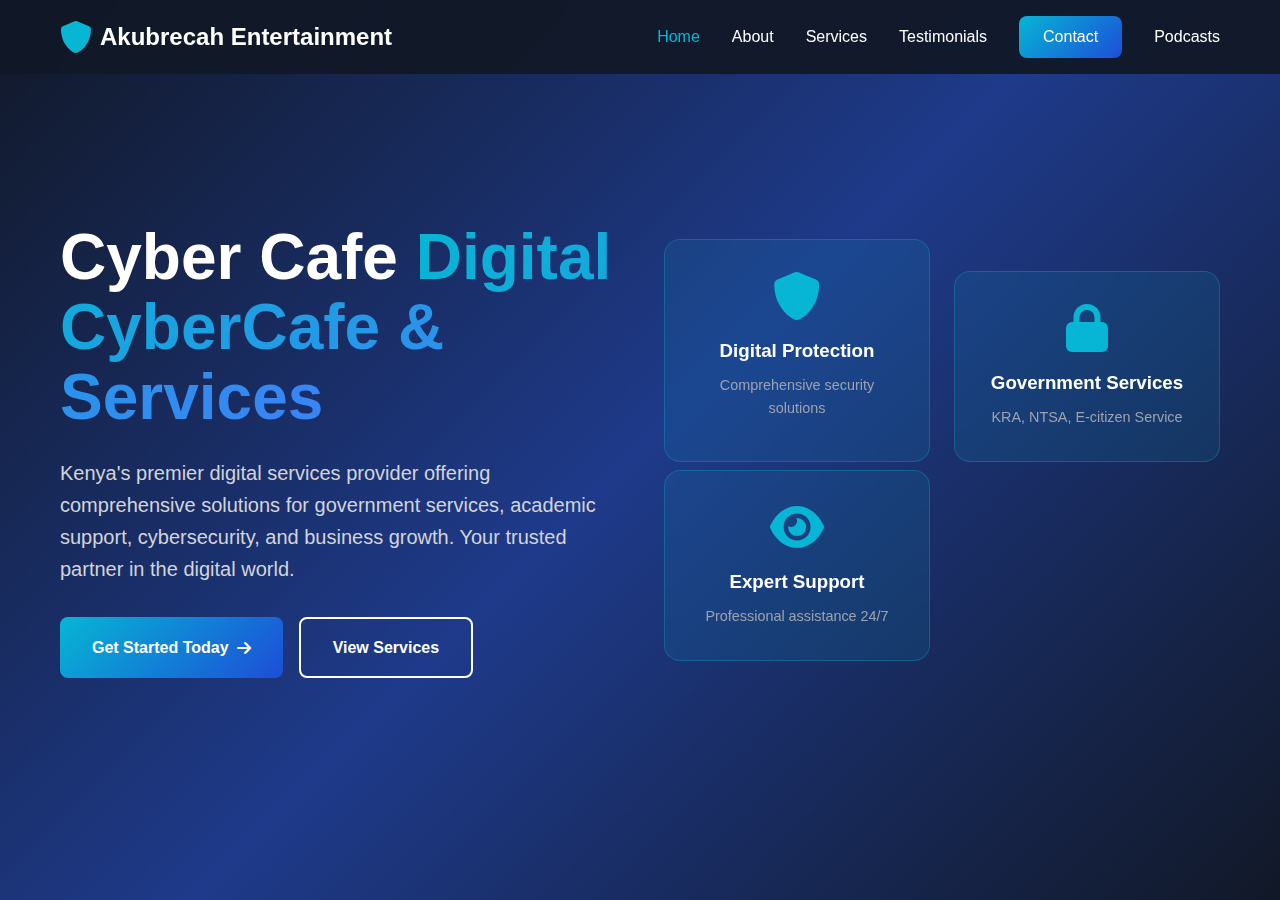
<file: index.html>
<!DOCTYPE html>
<html lang="en">
<head>
    <meta charset="UTF-8">
    <meta name="viewport" content="width=device-width, initial-scale=1.0">
    <title>Akubrecah Entertainment - Design | Print | Brand.</title>
    <link rel="stylesheet" href="styles.css">
    <link href="https://cdnjs.cloudflare.com/ajax/libs/font-awesome/6.0.0/css/all.min.css" rel="stylesheet">
</head>
<body>
    <!-- Header -->
    <header class="header">
        <div class="container">
            <div class="nav-wrapper">
                <div class="logo">
                    <i class="fas fa-shield-alt"></i>
                    <span>Akubrecah Entertainment</span>
                </div>
                
                <nav class="nav desktop-nav">
                    <a href="index.html" class="nav-link active">Home</a>
                    <a href="about.html" class="nav-link">About</a>
                    <a href="services.html" class="nav-link">Services</a>
                    <a href="testimonials.html" class="nav-link">Testimonials</a>
                    <a href="contact.html" class="nav-link contact-btn">Contact</a>
                    <a href="podcasts.html" class="nav-link">Podcasts</a>
                </nav>
                
                <button class="mobile-menu-btn">
                    <i class="fas fa-bars"></i>
                </button>
            </div>
            
            <nav class="mobile-nav">
                <a href="index.html" class="nav-link active">Home</a>
                <a href="about.html" class="nav-link">About</a>
                <a href="services.html" class="nav-link">Services</a>
                <a href="testimonials.html" class="nav-link">Testimonials</a>
                <a href="contact.html" class="nav-link">Contact</a>
            </nav>
        </div>
    </header>

    <!-- Hero Section -->
    <section class="hero">
        <div class="hero-bg"></div>
        <div class="container">
            <div class="hero-content">
                <div class="hero-text">
                    <h1>Cyber Cafe <span class="gradient-text">Digital CyberCafe & Services</span></h1>
                    <p>Kenya's premier digital services provider offering comprehensive solutions for government services, academic support, cybersecurity, and business growth. Your trusted partner in the digital world.</p>
                    <div class="hero-buttons">
                        <a href="contact.html" class="btn btn-primary">
                            Get Started Today
                            <i class="fas fa-arrow-right"></i>
                        </a>
                        <a href="services.html" class="btn btn-secondary">View Services</a>
                    </div>
                </div>
                
                <div class="hero-cards">
                    <div class="hero-card card-1">
                        <i class="fas fa-shield-alt"></i>
                        <h3>Digital Protection</h3>
                        <p>Comprehensive security solutions</p>
                    </div>
                    <div class="hero-card card-2">
                        <i class="fas fa-lock"></i>
                        <h3>Government Services</h3>
                        <p>KRA, NTSA, E-citizen Service</p>
                    </div>
                    <div class="hero-card card-3">
                        <i class="fas fa-eye"></i>
                        <h3>Expert Support</h3>
                        <p>Professional assistance 24/7</p>
                    </div>
                </div>
            </div>
        </div>
    </section>

    <script src="script.js"></script>
</body>
</html>
</file>
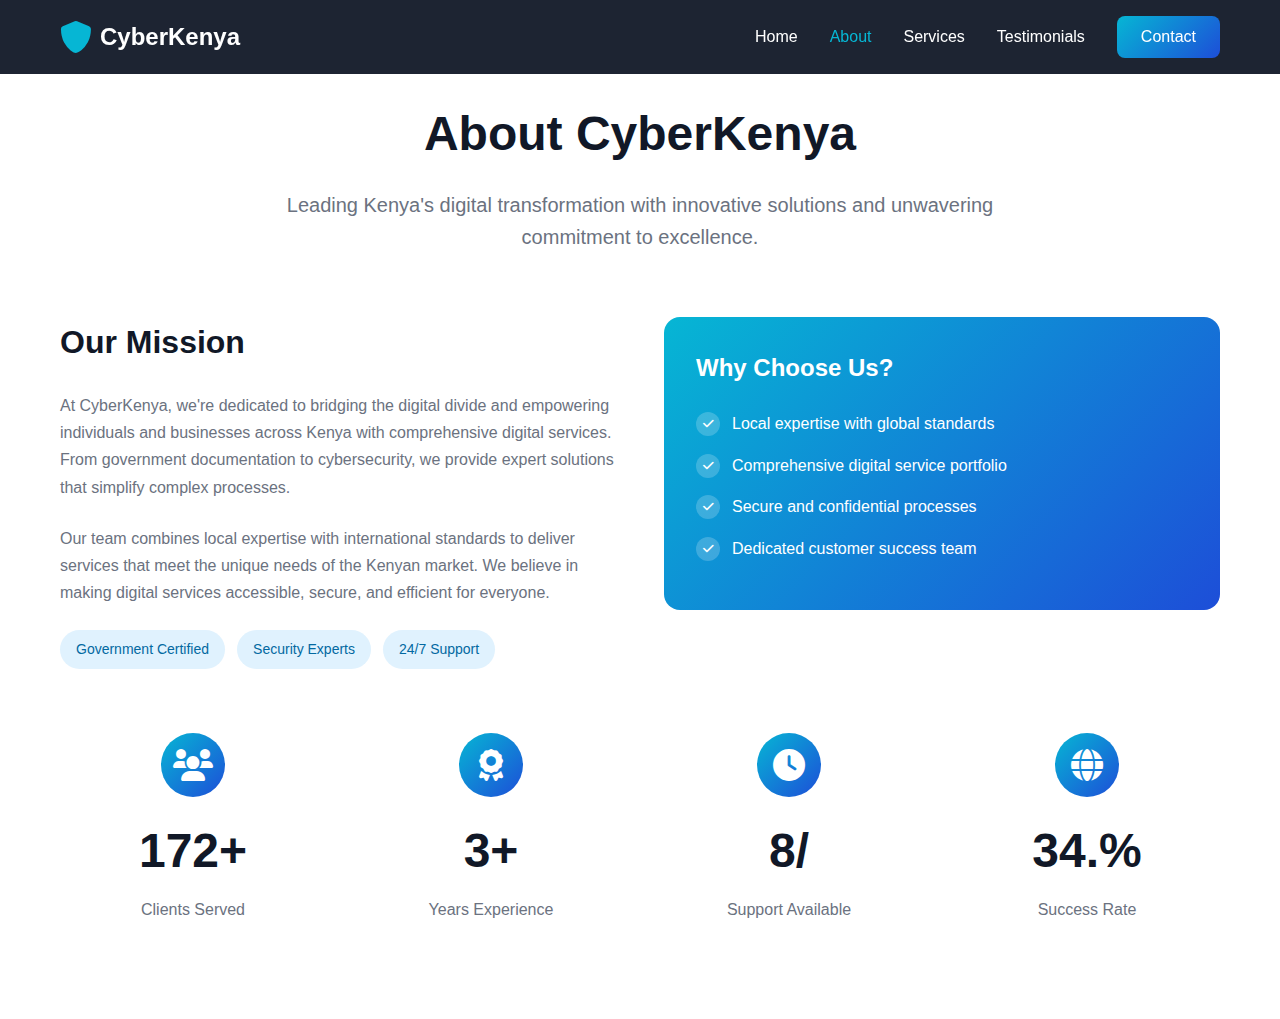
<file: about.html>
<!DOCTYPE html>
<html lang="en">
<head>
    <meta charset="UTF-8">
    <meta name="viewport" content="width=device-width, initial-scale=1.0">
    <title>About Us - CyberKenya</title>
    <link rel="stylesheet" href="styles.css">
    <link href="https://cdnjs.cloudflare.com/ajax/libs/font-awesome/6.0.0/css/all.min.css" rel="stylesheet">
</head>
<body>
    <!-- Header -->
    <header class="header">
        <div class="container">
            <div class="nav-wrapper">
                <div class="logo">
                    <i class="fas fa-shield-alt"></i>
                    <span>CyberKenya</span>
                </div>
                
                <nav class="nav desktop-nav">
                    <a href="index.html" class="nav-link">Home</a>
                    <a href="about.html" class="nav-link active">About</a>
                    <a href="services.html" class="nav-link">Services</a>
                    <a href="testimonials.html" class="nav-link">Testimonials</a>
                    <a href="contact.html" class="nav-link contact-btn">Contact</a>
                </nav>
                
                <button class="mobile-menu-btn">
                    <i class="fas fa-bars"></i>
                </button>
            </div>
            
            <nav class="mobile-nav">
                <a href="index.html" class="nav-link">Home</a>
                <a href="about.html" class="nav-link active">About</a>
                <a href="services.html" class="nav-link">Services</a>
                <a href="testimonials.html" class="nav-link">Testimonials</a>
                <a href="contact.html" class="nav-link">Contact</a>
            </nav>
        </div>
    </header>

    <!-- About Section -->
    <section class="page-section">
        <div class="container">
            <div class="page-header">
                <h1>About CyberKenya</h1>
                <p>Leading Kenya's digital transformation with innovative solutions and unwavering commitment to excellence.</p>
            </div>

            <div class="about-content">
                <div class="about-text">
                    <h2>Our Mission</h2>
                    <p>At CyberKenya, we're dedicated to bridging the digital divide and empowering individuals and businesses across Kenya with comprehensive digital services. From government documentation to cybersecurity, we provide expert solutions that simplify complex processes.</p>
                    <p>Our team combines local expertise with international standards to deliver services that meet the unique needs of the Kenyan market. We believe in making digital services accessible, secure, and efficient for everyone.</p>
                    <div class="badges">
                        <span class="badge">Government Certified</span>
                        <span class="badge">Security Experts</span>
                        <span class="badge">24/7 Support</span>
                    </div>
                </div>
                
                <div class="about-card">
                    <h3>Why Choose Us?</h3>
                    <ul>
                        <li><i class="fas fa-check"></i> Local expertise with global standards</li>
                        <li><i class="fas fa-check"></i> Comprehensive digital service portfolio</li>
                        <li><i class="fas fa-check"></i> Secure and confidential processes</li>
                        <li><i class="fas fa-check"></i> Dedicated customer success team</li>
                    </ul>
                </div>
            </div>

            <div class="stats-grid">
                <div class="stat-card">
                    <div class="stat-icon">
                        <i class="fas fa-users"></i>
                    </div>
                    <div class="stat-value">500+</div>
                    <div class="stat-label">Clients Served</div>
                </div>
                <div class="stat-card">
                    <div class="stat-icon">
                        <i class="fas fa-award"></i>
                    </div>
                    <div class="stat-value">10+</div>
                    <div class="stat-label">Years Experience</div>
                </div>
                <div class="stat-card">
                    <div class="stat-icon">
                        <i class="fas fa-clock"></i>
                    </div>
                    <div class="stat-value">24/7</div>
                    <div class="stat-label">Support Available</div>
                </div>
                <div class="stat-card">
                    <div class="stat-icon">
                        <i class="fas fa-globe"></i>
                    </div>
                    <div class="stat-value">99.9%</div>
                    <div class="stat-label">Success Rate</div>
                </div>
            </div>
        </div>
    </section>

    <script src="script.js"></script>
</body>
</html>
</file>
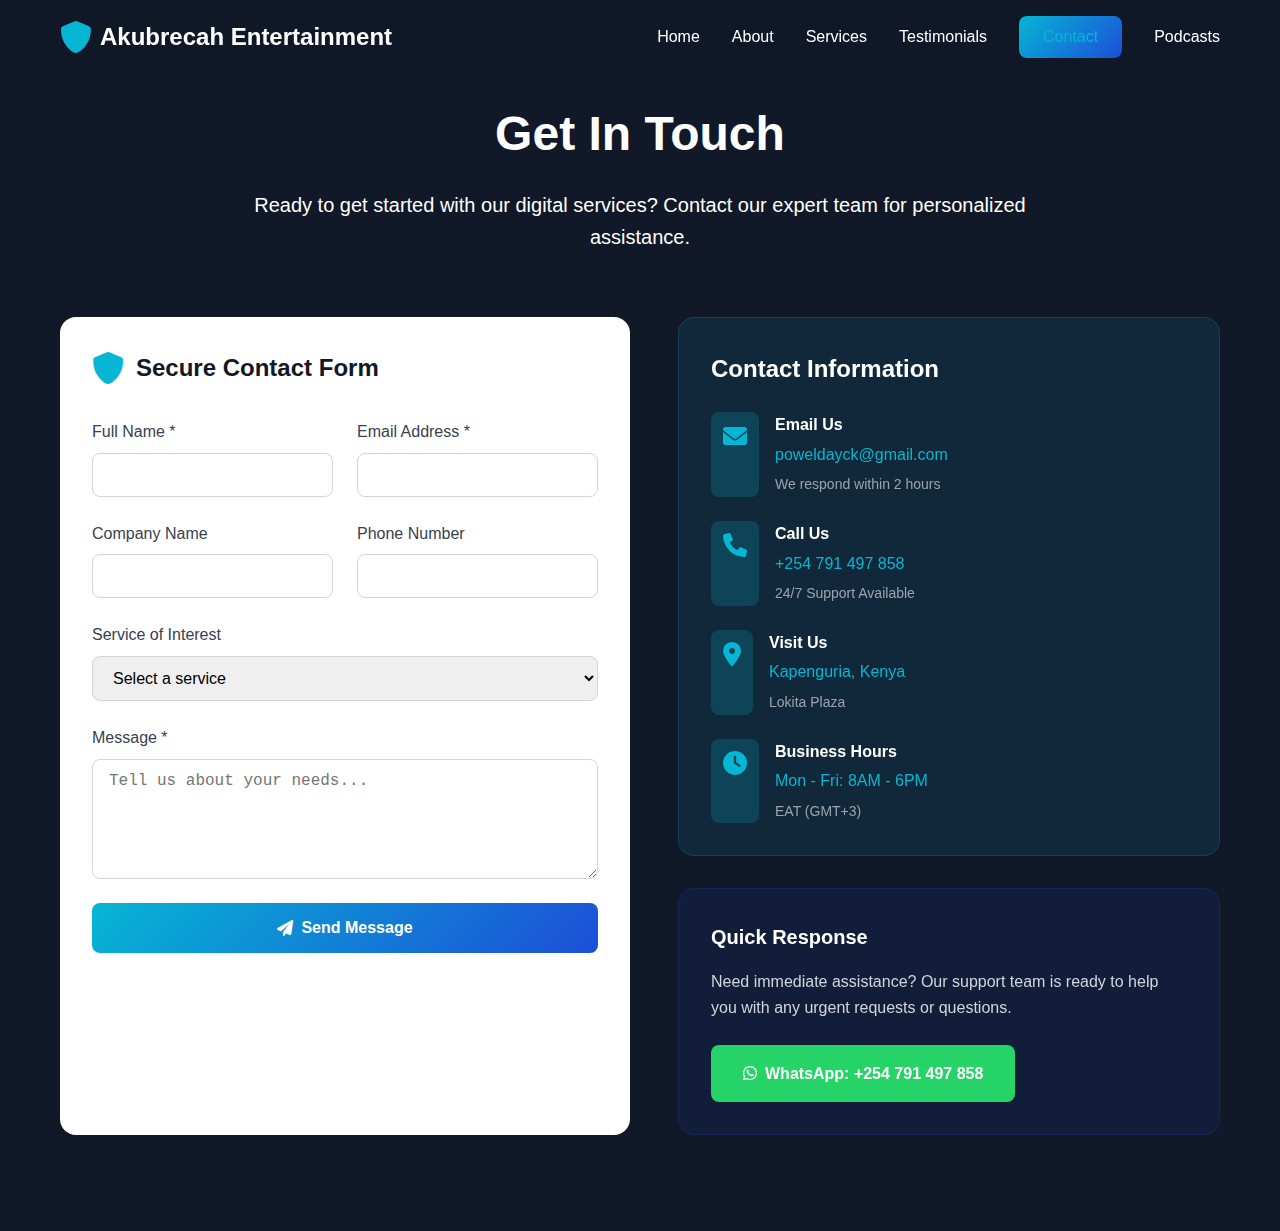
<file: contact.html>
<!DOCTYPE html>
<html lang="en">
<head>
    <meta charset="UTF-8">
    <meta name="viewport" content="width=device-width, initial-scale=1.0">
    <title>Contact Us - Akubrecah Entertainment</title>
    <link rel="stylesheet" href="styles.css">
    <link href="https://cdnjs.cloudflare.com/ajax/libs/font-awesome/6.0.0/css/all.min.css" rel="stylesheet">
</head>
<body>
    <!-- Header -->
    <header class="header">
        <div class="container">
            <div class="nav-wrapper">
                <div class="logo">
                    <i class="fas fa-shield-alt"></i>
                    <span>Akubrecah Entertainment</span>
                </div>
                
                <nav class="nav desktop-nav">
                    <a href="index.html" class="nav-link">Home</a>
                    <a href="about.html" class="nav-link">About</a>
                    <a href="services.html" class="nav-link">Services</a>
                    <a href="testimonials.html" class="nav-link">Testimonials</a>
                    <a href="contact.html" class="nav-link contact-btn active">Contact</a>
                    <a href="podcasts.html" class="nav-link">Podcasts</a>
                </nav>
                
                <button class="mobile-menu-btn">
                    <i class="fas fa-bars"></i>
                </button>
            </div>
            
            <nav class="mobile-nav">
                <a href="index.html" class="nav-link">Home</a>
                <a href="about.html" class="nav-link">About</a>
                <a href="services.html" class="nav-link">Services</a>
                <a href="testimonials.html" class="nav-link">Testimonials</a>
                <a href="contact.html" class="nav-link active">Contact</a>
            </nav>
        </div>
    </header>

    <!-- Contact Section -->
    <section class="page-section contact-page">
        <div class="container">
            <div class="page-header">
                <h1>Get In Touch</h1>
                <p>Ready to get started with our digital services? Contact our expert team for personalized assistance.</p>
            </div>

            <div class="contact-content">
                <div class="contact-form-section">
                    <div class="form-header">
                        <i class="fas fa-shield-alt"></i>
                        <h2>Secure Contact Form</h2>
                    </div>
                    
                    <form class="contact-form" id="contactForm">
                        <div class="form-row">
                            <div class="form-group">
                                <label for="name">Full Name *</label>
                                <input type="text" id="name" name="name" required>
                            </div>
                            <div class="form-group">
                                <label for="email">Email Address *</label>
                                <input type="email" id="email" name="email" required>
                            </div>
                        </div>
                        
                        <div class="form-row">
                            <div class="form-group">
                                <label for="company">Company Name</label>
                                <input type="text" id="company" name="company">
                            </div>
                            <div class="form-group">
                                <label for="phone">Phone Number</label>
                                <input type="tel" id="phone" name="phone">
                            </div>
                        </div>
                        
                        <div class="form-group">
                            <label for="service">Service of Interest</label>
                            <select id="service" name="service">
                                <option value="">Select a service</option>
                                <option value="government">Government Services</option>
                                <option value="academic">Academic Services</option>
                                <option value="travel">Travel & Visa Services</option>
                                <option value="design">Graphic Design</option>
                                <option value="applications">Online Applications</option>
                                <option value="training">Computer Training</option>
                                <option value="website">Website Creation</option>
                                <option value="cybersecurity">Cyber Security</option>
                                <option value="virtual">Virtual Assistance</option>
                            </select>
                        </div>
                        
                        <div class="form-group">
                            <label for="message">Message *</label>
                            <textarea id="message" name="message" rows="5" required placeholder="Tell us about your needs..."></textarea>
                        </div>
                        
                        <button type="submit" class="btn btn-primary btn-submit">
                            <i class="fas fa-paper-plane"></i>
                            Send Message
                        </button>
                    </form>
                </div>

                <div class="contact-info-section">
                    <div class="contact-info-card">
                        <h3>Contact Information</h3>
                        <div class="contact-info-list">
                            <div class="contact-info-item">
                                <div class="contact-icon">
                                    <i class="fas fa-envelope"></i>
                                </div>
                                <div class="contact-details">
                                    <h4>Email Us</h4>
                                    <p>poweldayck@gmail.com</p>
                                    <span>We respond within 2 hours</span>
                                </div>
                            </div>
                            
                            <div class="contact-info-item">
                                <div class="contact-icon">
                                    <i class="fas fa-phone"></i>
                                </div>
                                <div class="contact-details">
                                    <h4>Call Us</h4>
                                    <p>+254 791 497 858</p>
                                    <span>24/7 Support Available</span>
                                </div>
                            </div>
                            
                            <div class="contact-info-item">
                                <div class="contact-icon">
                                    <i class="fas fa-map-marker-alt"></i>
                                </div>
                                <div class="contact-details">
                                    <h4>Visit Us</h4>
                                    <p>Kapenguria, Kenya</p>
                                    <span>Lokita Plaza</span>
                                </div>
                            </div>
                            
                            <div class="contact-info-item">
                                <div class="contact-icon">
                                    <i class="fas fa-clock"></i>
                                </div>
                                <div class="contact-details">
                                    <h4>Business Hours</h4>
                                    <p>Mon - Fri: 8AM - 6PM</p>
                                    <span>EAT (GMT+3)</span>
                                </div>
                            </div>
                        </div>
                    </div>

                    <div class="emergency-card">
                        <h4>Quick Response</h4>
                        <p>Need immediate assistance? Our support team is ready to help you with any urgent requests or questions.</p>
                        <a href="https://wa.me/254791497858" class="btn btn-whatsapp">
                            <i class="fab fa-whatsapp"></i>
                            WhatsApp: +254 791 497 858
                        </a>
                    </div>
                </div>
            </div>
        </div>
    </section>

    <script src="script.js"></script>
</body>
</html>
</file>
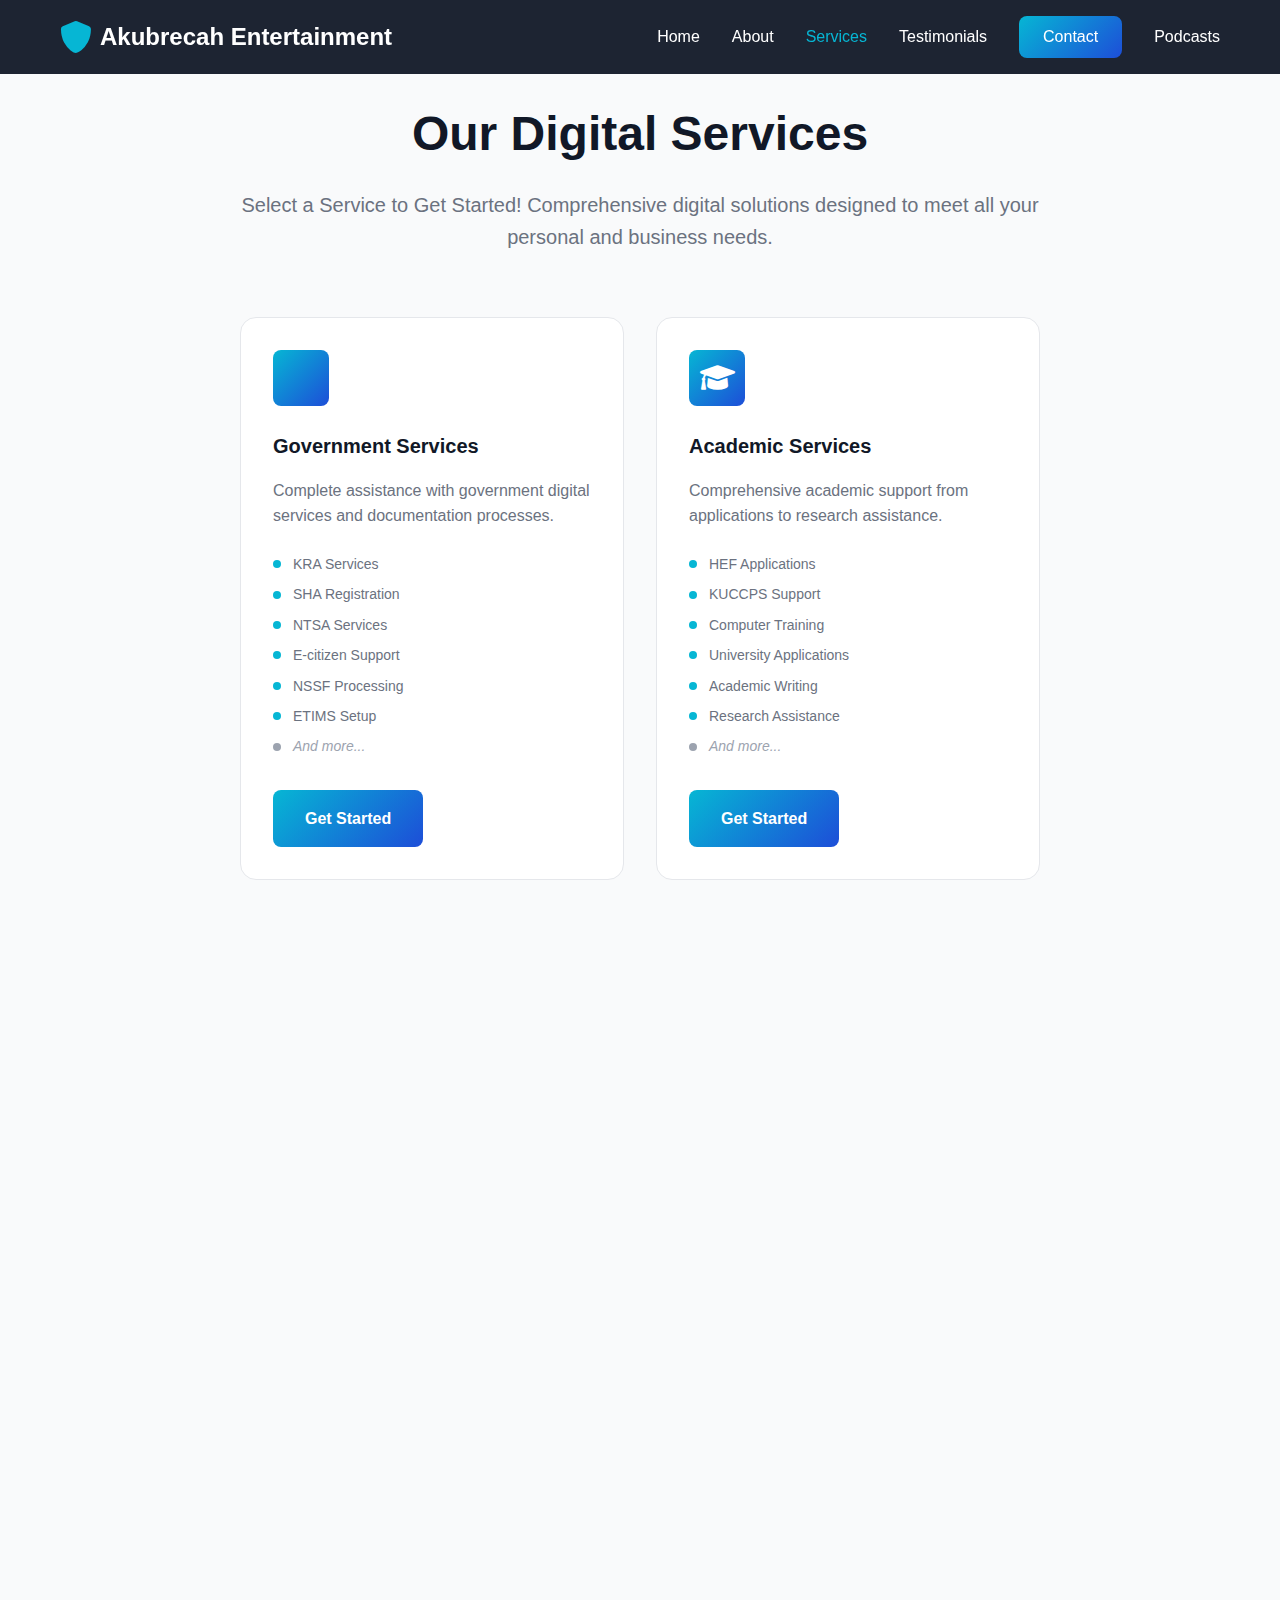
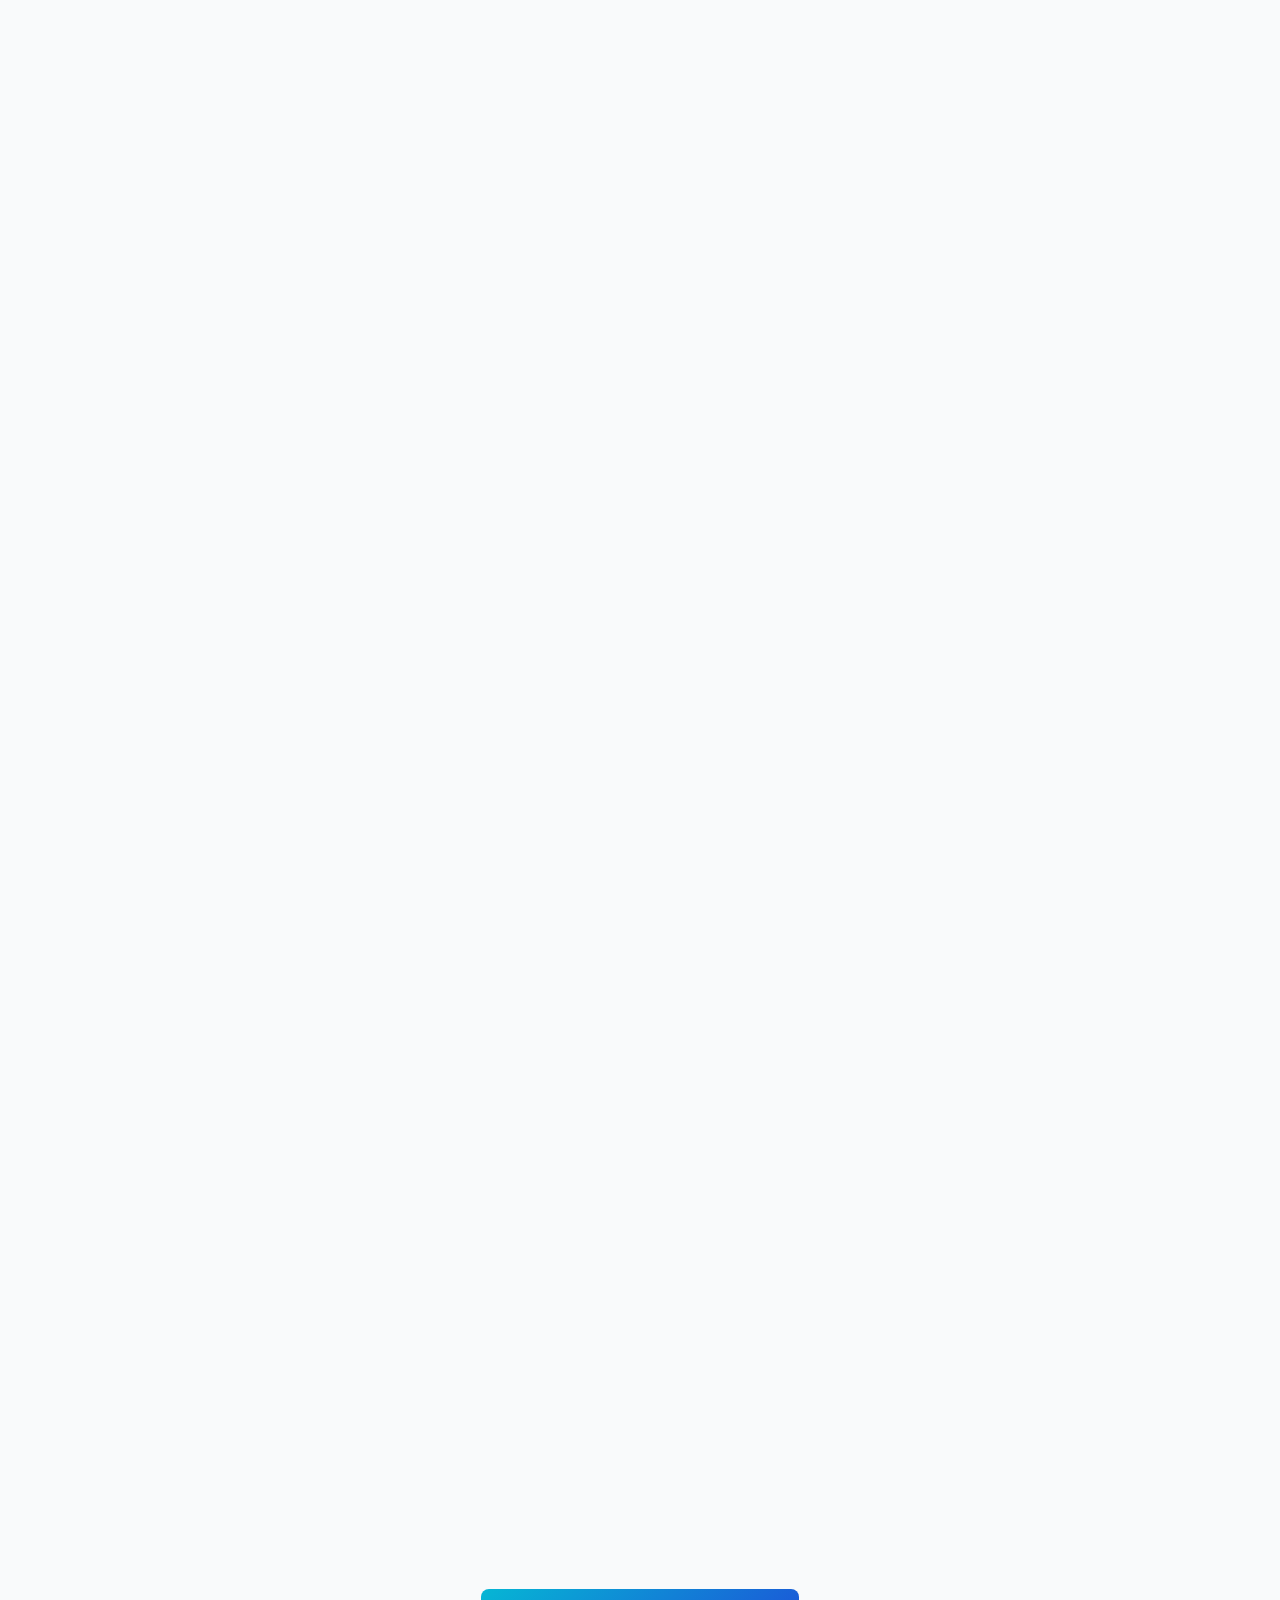
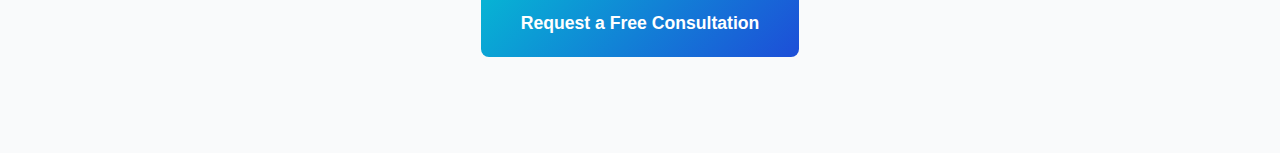
<file: services.html>
<!DOCTYPE html>
<html lang="en">
<head>
    <meta charset="UTF-8">
    <meta name="viewport" content="width=device-width, initial-scale=1.0">
    <title>Our Services - Akubrecah Entertainment</title>
    <link rel="stylesheet" href="styles.css">
    <link href="https://cdnjs.cloudflare.com/ajax/libs/font-awesome/6.0.0/css/all.min.css" rel="stylesheet">
</head>
<body>
    <!-- Header -->
    <header class="header">
        <div class="container">
            <div class="nav-wrapper">
                <div class="logo">
                    <i class="fas fa-shield-alt"></i>
                    <span>Akubrecah Entertainment</span>
                </div>
                
                <nav class="nav desktop-nav">
                    <a href="index.html" class="nav-link">Home</a>
                    <a href="about.html" class="nav-link">About</a>
                    <a href="services.html" class="nav-link active">Services</a>
                    <a href="testimonials.html" class="nav-link">Testimonials</a>
                    <a href="contact.html" class="nav-link contact-btn">Contact</a>
                    <a href="podcasts.html" class="nav-link">Podcasts</a>
                </nav>
                
                <button class="mobile-menu-btn">
                    <i class="fas fa-bars"></i>
                </button>
            </div>
            
            <nav class="mobile-nav">
                <a href="index.html" class="nav-link">Home</a>
                <a href="about.html" class="nav-link">About</a>
                <a href="services.html" class="nav-link active">Services</a>
                <a href="testimonials.html" class="nav-link">Testimonials</a>
                <a href="contact.html" class="nav-link">Contact</a>
            </nav>
        </div>
    </header>

    <!-- Services Section -->
    <section class="page-section services-page">
        <div class="container">
            <div class="page-header">
                <h1>Our Digital Services</h1>
                <p>Select a Service to Get Started! Comprehensive digital solutions designed to meet all your personal and business needs.</p>
            </div>

            <div class="services-grid">
                <div class="service-card">
                    <div class="service-icon">
                        <i class="fas fa-file-check"></i>
                    </div>
                    <h3>Government Services</h3>
                    <p>Complete assistance with government digital services and documentation processes.</p>
                    <ul class="service-features">
                        <li>KRA Services</li>
                        <li>SHA Registration</li>
                        <li>NTSA Services</li>
                        <li>E-citizen Support</li>
                        <li>NSSF Processing</li>
                        <li>ETIMS Setup</li>
                        <li class="more">And more...</li>
                    </ul>
                    <a href="contact.html" class="btn btn-primary">Get Started</a>
                </div>

                <div class="service-card">
                    <div class="service-icon">
                        <i class="fas fa-graduation-cap"></i>
                    </div>
                    <h3>Academic Services</h3>
                    <p>Comprehensive academic support from applications to research assistance.</p>
                    <ul class="service-features">
                        <li>HEF Applications</li>
                        <li>KUCCPS Support</li>
                        <li>Computer Training</li>
                        <li>University Applications</li>
                        <li>Academic Writing</li>
                        <li>Research Assistance</li>
                        <li class="more">And more...</li>
                    </ul>
                    <a href="contact.html" class="btn btn-primary">Get Started</a>
                </div>

                <div class="service-card">
                    <div class="service-icon">
                        <i class="fas fa-plane"></i>
                    </div>
                    <h3>Travel & Visa Services</h3>
                    <p>Professional travel documentation and visa application assistance.</p>
                    <ul class="service-features">
                        <li>Visa Applications</li>
                        <li>Travel Bookings</li>
                        <li>Document Processing</li>
                        <li>Travel Insurance</li>
                        <li>Flight Reservations</li>
                        <li>Hotel Bookings</li>
                    </ul>
                    <a href="contact.html" class="btn btn-primary">Get Started</a>
                </div>

                <div class="service-card">
                    <div class="service-icon">
                        <i class="fas fa-palette"></i>
                    </div>
                    <h3>Graphic Design</h3>
                    <p>Professional design solutions for your business branding and marketing needs.</p>
                    <ul class="service-features">
                        <li>Logo Design</li>
                        <li>Business Cards</li>
                        <li>Branding Solutions</li>
                        <li>Marketing Materials</li>
                        <li>Social Media Graphics</li>
                        <li>Print Design</li>
                    </ul>
                    <a href="contact.html" class="btn btn-primary">Get Started</a>
                </div>

                <div class="service-card">
                    <div class="service-icon">
                        <i class="fas fa-users"></i>
                    </div>
                    <h3>Online Applications</h3>
                    <p>Expert assistance with various online application processes and submissions.</p>
                    <ul class="service-features">
                        <li>University Applications</li>
                        <li>Government Services</li>
                        <li>Job Applications</li>
                        <li>Academic Services</li>
                        <li>Professional Applications</li>
                        <li>Document Submission</li>
                    </ul>
                    <a href="contact.html" class="btn btn-primary">Get Started</a>
                </div>

                <div class="service-card">
                    <div class="service-icon">
                        <i class="fas fa-desktop"></i>
                    </div>
                    <h3>Computer Training</h3>
                    <p>Master essential computer skills with our expert-led training sessions and courses.</p>
                    <ul class="service-features">
                        <li>Basic IT Literacy</li>
                        <li>Microsoft Office</li>
                        <li>Advanced Software</li>
                        <li>Digital Skills</li>
                        <li>Online Safety</li>
                        <li>Productivity Tools</li>
                    </ul>
                    <a href="contact.html" class="btn btn-primary">Get Started</a>
                </div>

                <div class="service-card">
                    <div class="service-icon">
                        <i class="fas fa-code"></i>
                    </div>
                    <h3>Website Creation</h3>
                    <p>Professional website development and digital presence solutions for your business.</p>
                    <ul class="service-features">
                        <li>Website Development</li>
                        <li>Domain Registration</li>
                        <li>SEO Optimization</li>
                        <li>E-commerce Sites</li>
                        <li>Maintenance</li>
                        <li>Hosting Services</li>
                    </ul>
                    <a href="contact.html" class="btn btn-primary">Get Started</a>
                </div>

                <div class="service-card">
                    <div class="service-icon">
                        <i class="fas fa-shield-alt"></i>
                    </div>
                    <h3>Cyber Security</h3>
                    <p>Comprehensive cybersecurity solutions to protect your digital assets and privacy.</p>
                    <ul class="service-features">
                        <li>Secure Browsing</li>
                        <li>Antivirus Installation</li>
                        <li>Privacy Protection</li>
                        <li>Data Security</li>
                        <li>Network Security</li>
                        <li>Security Training</li>
                    </ul>
                    <a href="contact.html" class="btn btn-primary">Get Started</a>
                </div>

                <div class="service-card">
                    <div class="service-icon">
                        <i class="fas fa-user-check"></i>
                    </div>
                    <h3>Virtual Assistance</h3>
                    <p>Professional virtual assistant services tailored to boost your productivity.</p>
                    <ul class="service-features">
                        <li>Administrative Support</li>
                        <li>Data Entry</li>
                        <li>Email Management</li>
                        <li>Scheduling</li>
                        <li>Research Tasks</li>
                        <li>Customer Support</li>
                    </ul>
                    <a href="contact.html" class="btn btn-primary">Get Started</a>
                </div>
            </div>

            <div class="services-cta">
                <a href="contact.html" class="btn btn-primary btn-large">Request a Free Consultation</a>
            </div>
        </div>
    </section>

    <script src="script.js"></script>
</body>
</html>
</file>
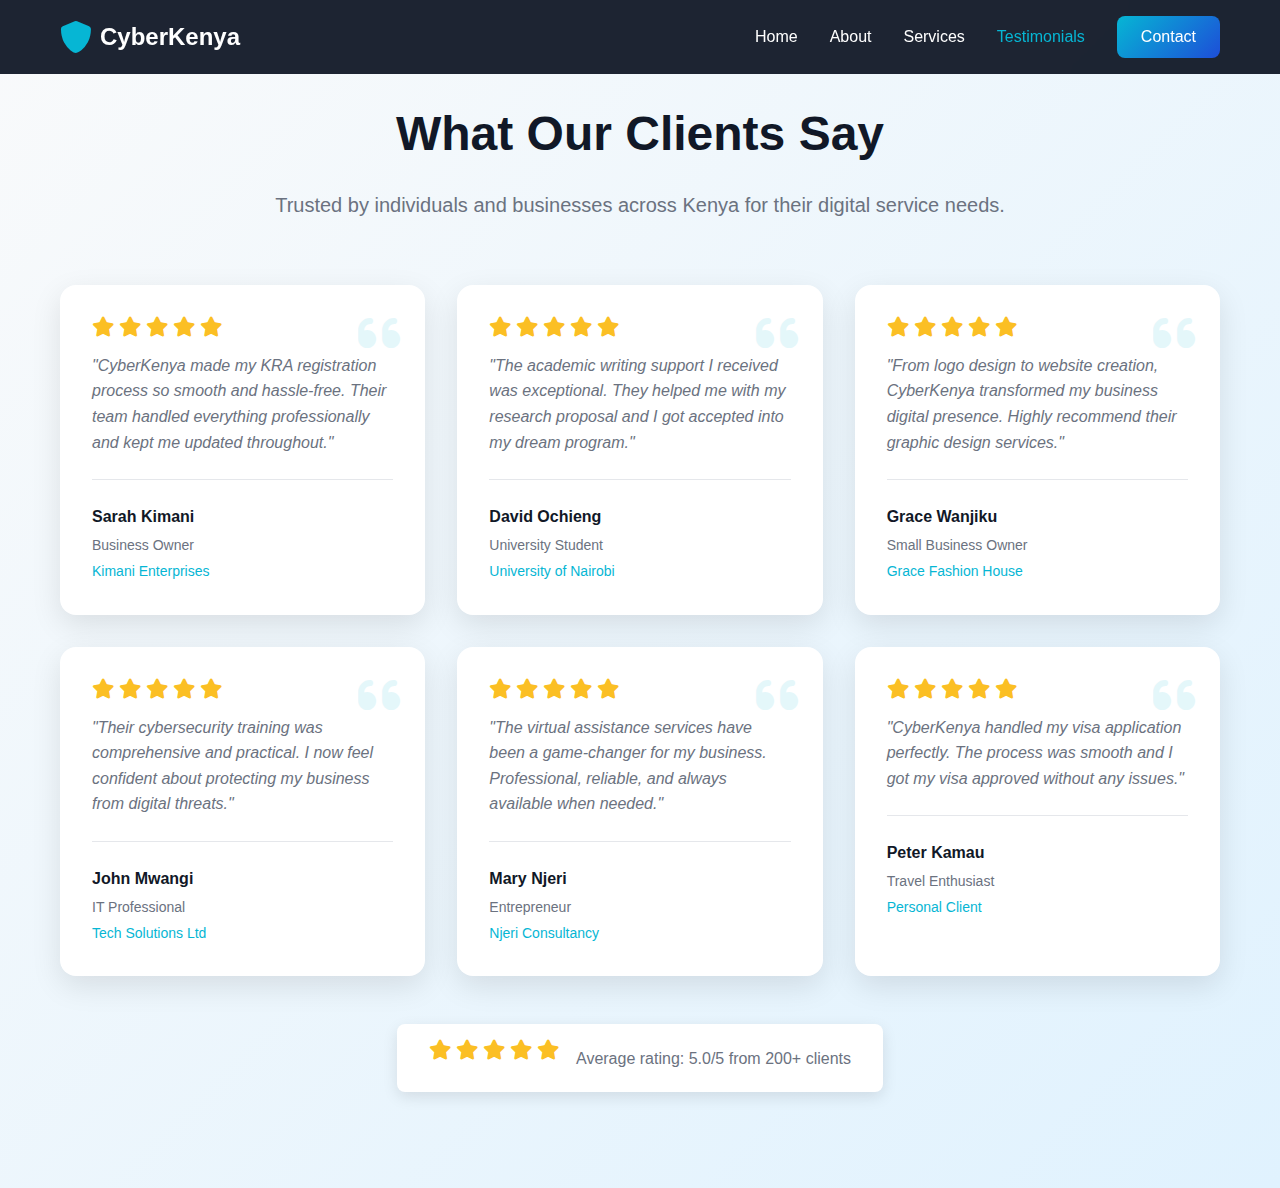
<file: testimonials.html>
<!DOCTYPE html>
<html lang="en">
<head>
    <meta charset="UTF-8">
    <meta name="viewport" content="width=device-width, initial-scale=1.0">
    <title>Testimonials - CyberKenya</title>
    <link rel="stylesheet" href="styles.css">
    <link href="https://cdnjs.cloudflare.com/ajax/libs/font-awesome/6.0.0/css/all.min.css" rel="stylesheet">
</head>
<body>
    <!-- Header -->
    <header class="header">
        <div class="container">
            <div class="nav-wrapper">
                <div class="logo">
                    <i class="fas fa-shield-alt"></i>
                    <span>CyberKenya</span>
                </div>
                
                <nav class="nav desktop-nav">
                    <a href="index.html" class="nav-link">Home</a>
                    <a href="about.html" class="nav-link">About</a>
                    <a href="services.html" class="nav-link">Services</a>
                    <a href="testimonials.html" class="nav-link active">Testimonials</a>
                    <a href="contact.html" class="nav-link contact-btn">Contact</a>
                </nav>
                
                <button class="mobile-menu-btn">
                    <i class="fas fa-bars"></i>
                </button>
            </div>
            
            <nav class="mobile-nav">
                <a href="index.html" class="nav-link">Home</a>
                <a href="about.html" class="nav-link">About</a>
                <a href="services.html" class="nav-link">Services</a>
                <a href="testimonials.html" class="nav-link active">Testimonials</a>
                <a href="contact.html" class="nav-link">Contact</a>
            </nav>
        </div>
    </header>

    <!-- Testimonials Section -->
    <section class="page-section testimonials-page">
        <div class="container">
            <div class="page-header">
                <h1>What Our Clients Say</h1>
                <p>Trusted by individuals and businesses across Kenya for their digital service needs.</p>
            </div>

            <div class="testimonials-grid">
                <div class="testimonial-card">
                    <div class="quote-icon">
                        <i class="fas fa-quote-left"></i>
                    </div>
                    <div class="stars">
                        <i class="fas fa-star"></i>
                        <i class="fas fa-star"></i>
                        <i class="fas fa-star"></i>
                        <i class="fas fa-star"></i>
                        <i class="fas fa-star"></i>
                    </div>
                    <p>"CyberKenya made my KRA registration process so smooth and hassle-free. Their team handled everything professionally and kept me updated throughout."</p>
                    <div class="testimonial-author">
                        <div class="author-name">Sarah Kimani</div>
                        <div class="author-position">Business Owner</div>
                        <div class="author-company">Kimani Enterprises</div>
                    </div>
                </div>

                <div class="testimonial-card">
                    <div class="quote-icon">
                        <i class="fas fa-quote-left"></i>
                    </div>
                    <div class="stars">
                        <i class="fas fa-star"></i>
                        <i class="fas fa-star"></i>
                        <i class="fas fa-star"></i>
                        <i class="fas fa-star"></i>
                        <i class="fas fa-star"></i>
                    </div>
                    <p>"The academic writing support I received was exceptional. They helped me with my research proposal and I got accepted into my dream program."</p>
                    <div class="testimonial-author">
                        <div class="author-name">David Ochieng</div>
                        <div class="author-position">University Student</div>
                        <div class="author-company">University of Nairobi</div>
                    </div>
                </div>

                <div class="testimonial-card">
                    <div class="quote-icon">
                        <i class="fas fa-quote-left"></i>
                    </div>
                    <div class="stars">
                        <i class="fas fa-star"></i>
                        <i class="fas fa-star"></i>
                        <i class="fas fa-star"></i>
                        <i class="fas fa-star"></i>
                        <i class="fas fa-star"></i>
                    </div>
                    <p>"From logo design to website creation, CyberKenya transformed my business digital presence. Highly recommend their graphic design services."</p>
                    <div class="testimonial-author">
                        <div class="author-name">Grace Wanjiku</div>
                        <div class="author-position">Small Business Owner</div>
                        <div class="author-company">Grace Fashion House</div>
                    </div>
                </div>

                <div class="testimonial-card">
                    <div class="quote-icon">
                        <i class="fas fa-quote-left"></i>
                    </div>
                    <div class="stars">
                        <i class="fas fa-star"></i>
                        <i class="fas fa-star"></i>
                        <i class="fas fa-star"></i>
                        <i class="fas fa-star"></i>
                        <i class="fas fa-star"></i>
                    </div>
                    <p>"Their cybersecurity training was comprehensive and practical. I now feel confident about protecting my business from digital threats."</p>
                    <div class="testimonial-author">
                        <div class="author-name">John Mwangi</div>
                        <div class="author-position">IT Professional</div>
                        <div class="author-company">Tech Solutions Ltd</div>
                    </div>
                </div>

                <div class="testimonial-card">
                    <div class="quote-icon">
                        <i class="fas fa-quote-left"></i>
                    </div>
                    <div class="stars">
                        <i class="fas fa-star"></i>
                        <i class="fas fa-star"></i>
                        <i class="fas fa-star"></i>
                        <i class="fas fa-star"></i>
                        <i class="fas fa-star"></i>
                    </div>
                    <p>"The virtual assistance services have been a game-changer for my business. Professional, reliable, and always available when needed."</p>
                    <div class="testimonial-author">
                        <div class="author-name">Mary Njeri</div>
                        <div class="author-position">Entrepreneur</div>
                        <div class="author-company">Njeri Consultancy</div>
                    </div>
                </div>

                <div class="testimonial-card">
                    <div class="quote-icon">
                        <i class="fas fa-quote-left"></i>
                    </div>
                    <div class="stars">
                        <i class="fas fa-star"></i>
                        <i class="fas fa-star"></i>
                        <i class="fas fa-star"></i>
                        <i class="fas fa-star"></i>
                        <i class="fas fa-star"></i>
                    </div>
                    <p>"CyberKenya handled my visa application perfectly. The process was smooth and I got my visa approved without any issues."</p>
                    <div class="testimonial-author">
                        <div class="author-name">Peter Kamau</div>
                        <div class="author-position">Travel Enthusiast</div>
                        <div class="author-company">Personal Client</div>
                    </div>
                </div>
            </div>

            <div class="rating-summary">
                <div class="rating-card">
                    <div class="stars">
                        <i class="fas fa-star"></i>
                        <i class="fas fa-star"></i>
                        <i class="fas fa-star"></i>
                        <i class="fas fa-star"></i>
                        <i class="fas fa-star"></i>
                    </div>
                    <span>Average rating: 5.0/5 from 200+ clients</span>
                </div>
            </div>
        </div>
    </section>

    <script src="script.js"></script>
</body>
</html>
</file>
<file: styles.css>
/* Reset and Base Styles */
* {
    margin: 0;
    padding: 0;
    box-sizing: border-box;
}

body {
    font-family: 'Segoe UI', Tahoma, Geneva, Verdana, sans-serif;
    line-height: 1.6;
    color: #333;
    background-color: #fff;
}

.container {
    max-width: 1200px;
    margin: 0 auto;
    padding: 0 20px;
}

/* Header Styles */
.header {
    position: fixed;
    top: 0;
    left: 0;
    right: 0;
    z-index: 1000;
    background: rgba(17, 24, 39, 0.95);
    backdrop-filter: blur(10px);
    transition: all 0.3s ease;
}

.nav-wrapper {
    display: flex;
    justify-content: space-between;
    align-items: center;
    padding: 1rem 0;
}

.logo {
    display: flex;
    align-items: center;
    gap: 0.5rem;
    color: white;
    font-size: 1.5rem;
    font-weight: bold;
}

.logo i {
    color: #06b6d4;
    font-size: 2rem;
}

.desktop-nav {
    display: flex;
    align-items: center;
    gap: 2rem;
}

.nav-link {
    color: white;
    text-decoration: none;
    font-weight: 500;
    transition: color 0.3s ease;
    position: relative;
}

.nav-link:hover,
.nav-link.active {
    color: #06b6d4;
}

.contact-btn {
    background: linear-gradient(135deg, #06b6d4, #1d4ed8);
    padding: 0.5rem 1.5rem;
    border-radius: 0.5rem;
    transition: all 0.3s ease;
}

.contact-btn:hover {
    transform: translateY(-2px);
    box-shadow: 0 10px 25px rgba(6, 182, 212, 0.3);
}

.mobile-menu-btn {
    display: none;
    background: none;
    border: none;
    color: white;
    font-size: 1.5rem;
    cursor: pointer;
}

.mobile-nav {
    display: none;
    flex-direction: column;
    gap: 1rem;
    padding: 1rem 0;
    border-top: 1px solid rgba(255, 255, 255, 0.1);
}

.mobile-nav.active {
    display: flex;
}

/* Hero Section */
.hero {
    min-height: 100vh;
    background: linear-gradient(135deg, #111827 0%, #1e3a8a 50%, #111827 100%);
    display: flex;
    align-items: center;
    position: relative;
    overflow: hidden;
}

.hero-bg {
    position: absolute;
    inset: 0;
    background-image: url("data:image/svg+xml,%3Csvg width='60' height='60' viewBox='0 0 60 60' xmlns='http://www.w3.org/2000/svg'%3E%3Cg fill='none' fill-rule='evenodd'%3E%3Cg fill='%23ffffff' fill-opacity='0.03'%3E%3Ccircle cx='30' cy='30' r='2'/%3E%3C/g%3E%3C/g%3E%3C/svg%3E");
    opacity: 0.2;
}

.hero-content {
    display: grid;
    grid-template-columns: 1fr 1fr;
    gap: 3rem;
    align-items: center;
    position: relative;
    z-index: 10;
}

.hero-text h1 {
    font-size: 4rem;
    font-weight: bold;
    color: white;
    margin-bottom: 1.5rem;
    line-height: 1.1;
}

.gradient-text {
    background: linear-gradient(135deg, #06b6d4, #3b82f6);
    -webkit-background-clip: text;
    -webkit-text-fill-color: transparent;
    background-clip: text;
}

.hero-text p {
    font-size: 1.25rem;
    color: #d1d5db;
    margin-bottom: 2rem;
    line-height: 1.6;
}

.hero-buttons {
    display: flex;
    gap: 1rem;
    flex-wrap: wrap;
}

.btn {
    display: inline-flex;
    align-items: center;
    gap: 0.5rem;
    padding: 1rem 2rem;
    border-radius: 0.5rem;
    text-decoration: none;
    font-weight: 600;
    transition: all 0.3s ease;
    border: none;
    cursor: pointer;
    font-size: 1rem;
}

.btn-primary {
    background: linear-gradient(135deg, #06b6d4, #1d4ed8);
    color: white;
}

.btn-primary:hover {
    transform: translateY(-2px);
    box-shadow: 0 10px 25px rgba(6, 182, 212, 0.3);
}

.btn-secondary {
    border: 2px solid white;
    color: white;
    background: transparent;
}

.btn-secondary:hover {
    background: white;
    color: #111827;
}

.btn-large {
    padding: 1.25rem 2.5rem;
    font-size: 1.1rem;
}

.hero-cards {
    display: grid;
    grid-template-columns: 1fr 1fr;
    gap: 1.5rem;
}

.hero-card {
    background: rgba(6, 182, 212, 0.1);
    backdrop-filter: blur(10px);
    border: 1px solid rgba(6, 182, 212, 0.3);
    border-radius: 1rem;
    padding: 2rem;
    text-align: center;
    transition: transform 0.3s ease;
}

.hero-card:hover {
    transform: translateY(-5px);
}

.hero-card.card-2 {
    margin-top: 2rem;
}

.hero-card.card-3 {
    margin-top: -1rem;
}

.hero-card i {
    font-size: 3rem;
    color: #06b6d4;
    margin-bottom: 1rem;
}

.hero-card h3 {
    color: white;
    font-weight: 600;
    margin-bottom: 0.5rem;
}

.hero-card p {
    color: #9ca3af;
    font-size: 0.9rem;
}

/* Page Section Styles */
.page-section {
    padding: 6rem 0;
    min-height: 100vh;
    display: flex;
    align-items: center;
}

.page-header {
    text-align: center;
    margin-bottom: 4rem;
}

.page-header h1 {
    font-size: 3rem;
    font-weight: bold;
    margin-bottom: 1rem;
    color: #111827;
}

.page-header p {
    font-size: 1.25rem;
    color: #6b7280;
    max-width: 800px;
    margin: 0 auto;
}

/* About Page Styles */
.about-content {
    display: grid;
    grid-template-columns: 1fr 1fr;
    gap: 3rem;
    align-items: start;
    margin-bottom: 4rem;
}

.about-text h2 {
    font-size: 2rem;
    font-weight: bold;
    color: #111827;
    margin-bottom: 1.5rem;
}

.about-text p {
    color: #6b7280;
    margin-bottom: 1.5rem;
    line-height: 1.7;
}

.badges {
    display: flex;
    gap: 0.75rem;
    flex-wrap: wrap;
}

.badge {
    background: #e0f2fe;
    color: #0369a1;
    padding: 0.5rem 1rem;
    border-radius: 2rem;
    font-size: 0.875rem;
    font-weight: 500;
}

.about-card {
    background: linear-gradient(135deg, #06b6d4, #1d4ed8);
    color: white;
    padding: 2rem;
    border-radius: 1rem;
}

.about-card h3 {
    font-size: 1.5rem;
    margin-bottom: 1.5rem;
}

.about-card ul {
    list-style: none;
}

.about-card li {
    display: flex;
    align-items: center;
    gap: 0.75rem;
    margin-bottom: 1rem;
}

.about-card i {
    background: rgba(255, 255, 255, 0.2);
    padding: 0.25rem;
    border-radius: 50%;
    width: 1.5rem;
    height: 1.5rem;
    display: flex;
    align-items: center;
    justify-content: center;
    font-size: 0.75rem;
}

.stats-grid {
    display: grid;
    grid-template-columns: repeat(auto-fit, minmax(250px, 1fr));
    gap: 2rem;
}

.stat-card {
    text-align: center;
}

.stat-icon {
    background: linear-gradient(135deg, #06b6d4, #1d4ed8);
    width: 4rem;
    height: 4rem;
    border-radius: 50%;
    display: flex;
    align-items: center;
    justify-content: center;
    margin: 0 auto 1rem;
}

.stat-icon i {
    color: white;
    font-size: 2rem;
}

.stat-value {
    font-size: 3rem;
    font-weight: bold;
    color: #111827;
    margin-bottom: 0.5rem;
}

.stat-label {
    color: #6b7280;
    font-weight: 500;
}

/* Services Page Styles */
.services-page {
    background: #f9fafb;
}

.services-grid {
    display: grid;
    grid-template-columns: repeat(auto-fit, minmax(350px, 1fr));
    gap: 2rem;
    margin-bottom: 3rem;
}

.service-card {
    background: white;
    border: 1px solid #e5e7eb;
    border-radius: 1rem;
    padding: 2rem;
    transition: all 0.3s ease;
}

.service-card:hover {
    transform: translateY(-5px);
    box-shadow: 0 20px 40px rgba(0, 0, 0, 0.1);
    border-color: #06b6d4;
}

.service-icon {
    background: linear-gradient(135deg, #06b6d4, #1d4ed8);
    width: 3.5rem;
    height: 3.5rem;
    border-radius: 0.5rem;
    display: flex;
    align-items: center;
    justify-content: center;
    margin-bottom: 1.5rem;
    transition: transform 0.3s ease;
}

.service-card:hover .service-icon {
    transform: scale(1.1);
}

.service-icon i {
    color: white;
    font-size: 1.75rem;
}

.service-card h3 {
    font-size: 1.25rem;
    font-weight: bold;
    color: #111827;
    margin-bottom: 1rem;
}

.service-card p {
    color: #6b7280;
    margin-bottom: 1.5rem;
    line-height: 1.6;
}

.service-features {
    list-style: none;
    margin-bottom: 2rem;
}

.service-features li {
    display: flex;
    align-items: center;
    gap: 0.75rem;
    margin-bottom: 0.5rem;
    color: #6b7280;
    font-size: 0.875rem;
}

.service-features li::before {
    content: '';
    width: 0.5rem;
    height: 0.5rem;
    background: #06b6d4;
    border-radius: 50%;
    flex-shrink: 0;
}

.service-features li.more {
    font-style: italic;
    color: #9ca3af;
}

.service-features li.more::before {
    background: #9ca3af;
}

.services-cta {
    text-align: center;
}

/* Testimonials Page Styles */
.testimonials-page {
    background: linear-gradient(135deg, #f9fafb 0%, #e0f2fe 100%);
}

.testimonials-grid {
    display: grid;
    grid-template-columns: repeat(auto-fit, minmax(350px, 1fr));
    gap: 2rem;
    margin-bottom: 3rem;
}

.testimonial-card {
    background: white;
    border-radius: 1rem;
    padding: 2rem;
    box-shadow: 0 10px 30px rgba(0, 0, 0, 0.1);
    position: relative;
    transition: transform 0.3s ease;
}

.testimonial-card:hover {
    transform: translateY(-5px);
}

.quote-icon {
    position: absolute;
    top: 1.5rem;
    right: 1.5rem;
    opacity: 0.1;
}

.quote-icon i {
    font-size: 3rem;
    color: #06b6d4;
}

.stars {
    display: flex;
    gap: 0.25rem;
    margin-bottom: 1rem;
}

.stars i {
    color: #fbbf24;
    font-size: 1.25rem;
}

.testimonial-card p {
    color: #6b7280;
    margin-bottom: 1.5rem;
    line-height: 1.6;
    font-style: italic;
}

.testimonial-author {
    border-top: 1px solid #e5e7eb;
    padding-top: 1.5rem;
}

.author-name {
    font-weight: 600;
    color: #111827;
    margin-bottom: 0.25rem;
}

.author-position {
    font-size: 0.875rem;
    color: #6b7280;
    margin-bottom: 0.25rem;
}

.author-company {
    font-size: 0.875rem;
    color: #06b6d4;
    font-weight: 500;
}

.rating-summary {
    text-align: center;
}

.rating-card {
    display: inline-flex;
    align-items: center;
    gap: 1rem;
    background: white;
    padding: 1rem 2rem;
    border-radius: 0.5rem;
    box-shadow: 0 5px 15px rgba(0, 0, 0, 0.1);
}

.rating-card span {
    color: #6b7280;
    font-weight: 500;
}

/* Contact Page Styles */
.contact-page {
    background: #111827;
    color: white;
}

.contact-page .page-header h1,
.contact-page .page-header p {
    color: white;
}

.contact-content {
    display: grid;
    grid-template-columns: 1fr 1fr;
    gap: 3rem;
}

.contact-form-section {
    background: white;
    border-radius: 1rem;
    padding: 2rem;
    color: #111827;
}

.form-header {
    display: flex;
    align-items: center;
    gap: 0.75rem;
    margin-bottom: 2rem;
}

.form-header i {
    color: #06b6d4;
    font-size: 2rem;
}

.form-header h2 {
    font-size: 1.5rem;
    font-weight: bold;
}

.contact-form {
    display: flex;
    flex-direction: column;
    gap: 1.5rem;
}

.form-row {
    display: grid;
    grid-template-columns: 1fr 1fr;
    gap: 1.5rem;
}

.form-group {
    display: flex;
    flex-direction: column;
}

.form-group label {
    font-weight: 500;
    margin-bottom: 0.5rem;
    color: #374151;
}

.form-group input,
.form-group select,
.form-group textarea {
    padding: 0.75rem 1rem;
    border: 1px solid #d1d5db;
    border-radius: 0.5rem;
    font-size: 1rem;
    transition: all 0.3s ease;
}

.form-group input:focus,
.form-group select:focus,
.form-group textarea:focus {
    outline: none;
    border-color: #06b6d4;
    box-shadow: 0 0 0 3px rgba(6, 182, 212, 0.1);
}

.form-group textarea {
    resize: vertical;
    min-height: 120px;
}

.btn-submit {
    width: 100%;
    justify-content: center;
}

.contact-info-section {
    display: flex;
    flex-direction: column;
    gap: 2rem;
}

.contact-info-card {
    background: rgba(6, 182, 212, 0.1);
    backdrop-filter: blur(10px);
    border: 1px solid rgba(6, 182, 212, 0.2);
    border-radius: 1rem;
    padding: 2rem;
}

.contact-info-card h3 {
    font-size: 1.5rem;
    font-weight: bold;
    margin-bottom: 1.5rem;
}

.contact-info-list {
    display: flex;
    flex-direction: column;
    gap: 1.5rem;
}

.contact-info-item {
    display: flex;
    gap: 1rem;
}

.contact-icon {
    background: rgba(6, 182, 212, 0.2);
    padding: 0.75rem;
    border-radius: 0.5rem;
    flex-shrink: 0;
}

.contact-icon i {
    color: #06b6d4;
    font-size: 1.5rem;
}

.contact-details h4 {
    font-weight: 600;
    margin-bottom: 0.25rem;
}

.contact-details p {
    color: #06b6d4;
    font-weight: 500;
    margin-bottom: 0.25rem;
}

.contact-details span {
    color: #9ca3af;
    font-size: 0.875rem;
}

.emergency-card {
    background: rgba(29, 78, 216, 0.1);
    backdrop-filter: blur(10px);
    border: 1px solid rgba(29, 78, 216, 0.2);
    border-radius: 1rem;
    padding: 2rem;
}

.emergency-card h4 {
    font-size: 1.25rem;
    font-weight: bold;
    margin-bottom: 1rem;
}

.emergency-card p {
    color: #d1d5db;
    margin-bottom: 1.5rem;
    line-height: 1.6;
}

.btn-whatsapp {
    background: #25d366;
    color: white;
}

.btn-whatsapp:hover {
    background: #128c7e;
    transform: translateY(-2px);
}

/* Responsive Design */
@media (max-width: 768px) {
    .desktop-nav {
        display: none;
    }
    
    .mobile-menu-btn {
        display: block;
    }
    
    .hero-content {
        grid-template-columns: 1fr;
        text-align: center;
    }
    
    .hero-text h1 {
        font-size: 2.5rem;
    }
    
    .hero-cards {
        grid-template-columns: 1fr;
        margin-top: 2rem;
    }
    
    .hero-card.card-2,
    .hero-card.card-3 {
        margin-top: 0;
    }
    
    .about-content {
        grid-template-columns: 1fr;
    }
    
    .contact-content {
        grid-template-columns: 1fr;
    }
    
    .form-row {
        grid-template-columns: 1fr;
    }
    
    .hero-buttons {
        justify-content: center;
    }
    
    .btn {
        width: 100%;
        justify-content: center;
    }
    
    .services-grid {
        grid-template-columns: 1fr;
    }
    
    .testimonials-grid {
        grid-template-columns: 1fr;
    }
    
    .stats-grid {
        grid-template-columns: repeat(2, 1fr);
    }
}

@media (max-width: 480px) {
    .container {
        padding: 0 15px;
    }
    
    .hero-text h1 {
        font-size: 2rem;
    }
    
    .page-header h1 {
        font-size: 2rem;
    }
    
    .stats-grid {
        grid-template-columns: 1fr;
    }
    
    .hero-buttons {
        flex-direction: column;
    }
}
</file>
